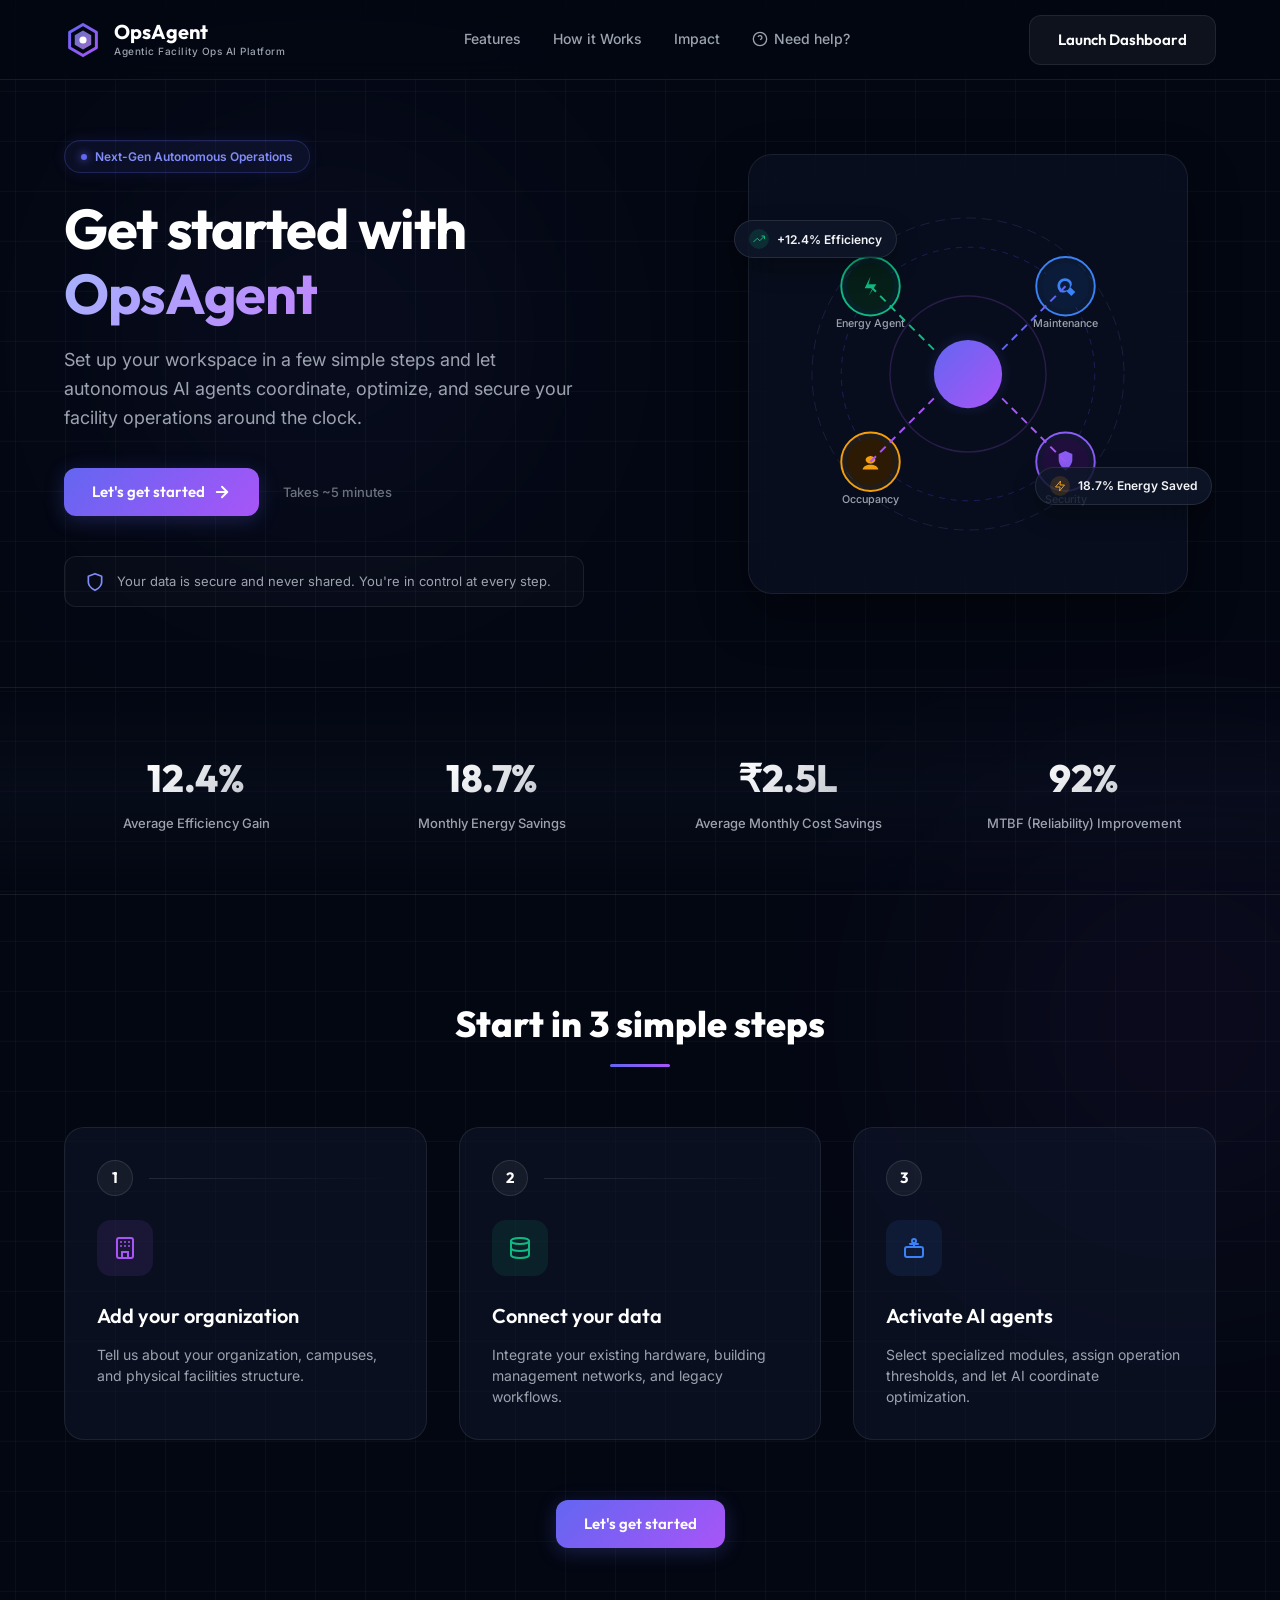
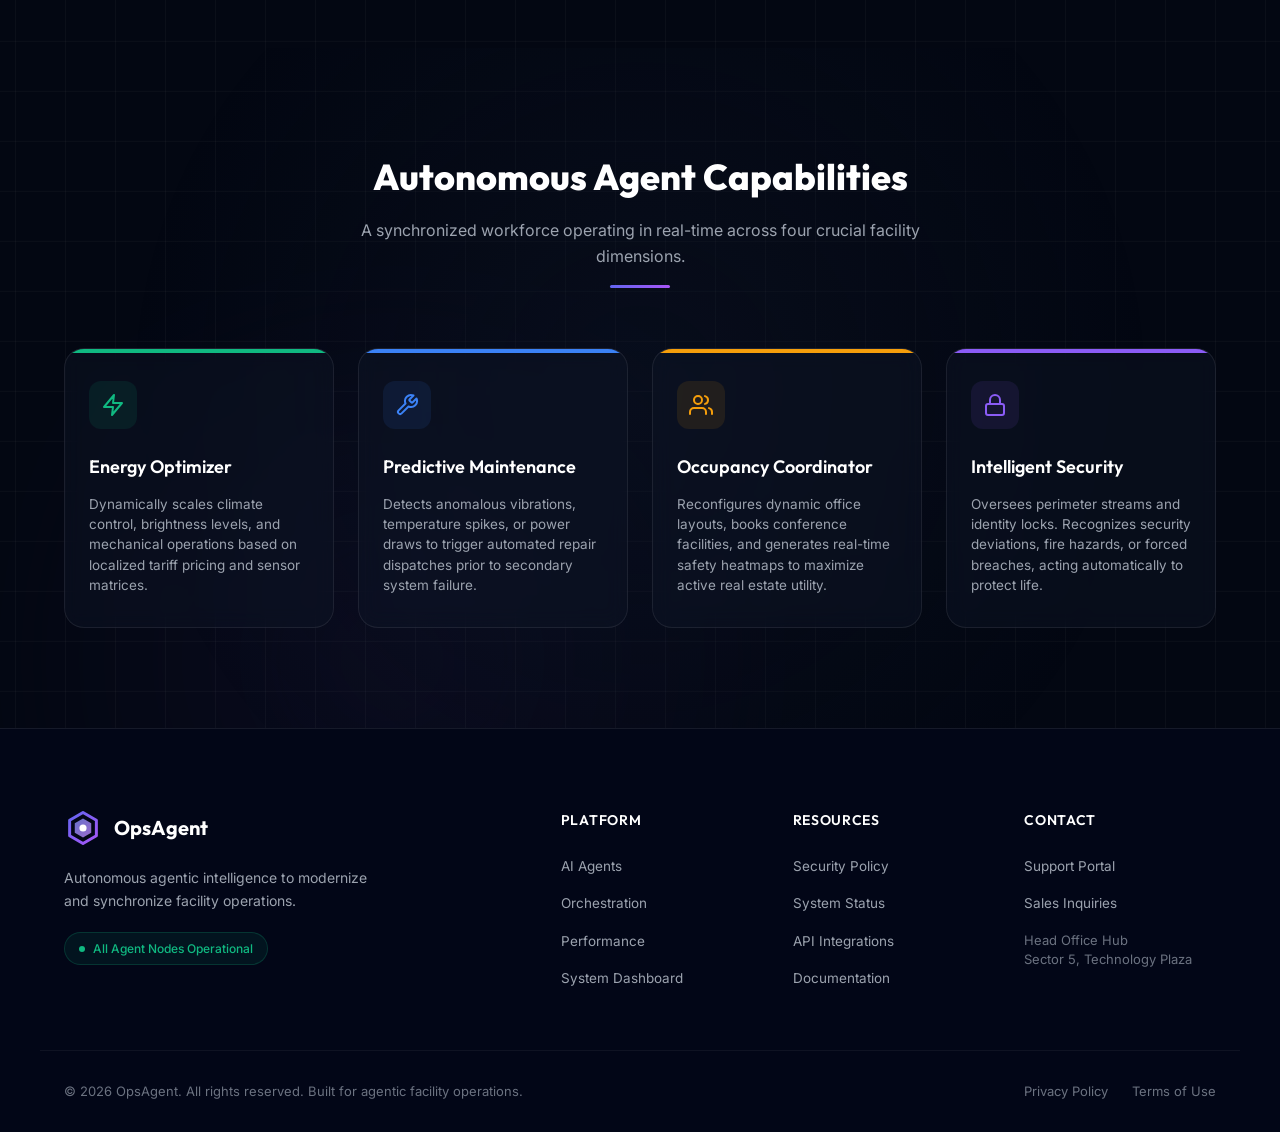
<file: index.html>
<!DOCTYPE html>
<html lang="en">
<head>
    <meta charset="UTF-8">
    <meta name="viewport" content="width=device-width, initial-scale=1.0">
    <title>OpsAgent - Agentic Facility Operations AI Platform</title>
    <!-- Google Fonts -->
    <link rel="preconnect" href="https://fonts.googleapis.com">
    <link rel="preconnect" href="https://fonts.gstatic.com" crossorigin>
    <link href="https://fonts.googleapis.com/css2?family=Inter:wght@300;400;500;600;700&family=Outfit:wght@400;500;600;700;800&display=swap" rel="stylesheet">
    <!-- Main Style Sheet -->
    <link rel="stylesheet" href="style.css">
</head>
<body>
    <!-- Animated background grid and ambient light spots -->
    <div class="bg-glow-spot spot-1"></div>
    <div class="bg-glow-spot spot-2"></div>
    <div class="bg-glow-spot spot-3"></div>
    <div class="bg-grid-overlay"></div>

    <!-- Header Navigation -->
    <header class="header">
        <div class="container header-container">
            <a href="#" class="logo-area">
                <svg class="logo-icon" viewBox="0 0 32 32" fill="none" xmlns="http://www.w3.org/2000/svg">
                    <path d="M16 3L27.2583 9.5V22.5L16 29L4.74167 22.5V9.5L16 3Z" stroke="url(#logo-grad)" stroke-width="2.5" stroke-linejoin="round"/>
                    <path d="M16 8L22.9282 12V20L16 24L9.0718 20V12L16 8Z" fill="url(#logo-grad-inner)" opacity="0.8"/>
                    <circle cx="16" cy="16" r="3" fill="#fff"/>
                    <defs>
                        <linearGradient id="logo-grad" x1="4" y1="3" x2="28" y2="29" gradientUnits="userSpaceOnUse">
                            <stop stop-color="#6366f1"/>
                            <stop offset="1" stop-color="#a855f7"/>
                        </linearGradient>
                        <linearGradient id="logo-grad-inner" x1="9" y1="8" x2="23" y2="24" gradientUnits="userSpaceOnUse">
                            <stop stop-color="#818cf8"/>
                            <stop offset="1" stop-color="#c084fc"/>
                        </linearGradient>
                    </defs>
                </svg>
                <div class="logo-text">
                    <span class="brand-name">OpsAgent</span>
                    <span class="brand-sub">Agentic Facility Ops AI Platform</span>
                </div>
            </a>
            <nav class="nav-menu" id="navMenu">
                <a href="#features" class="nav-link">Features</a>
                <a href="#steps" class="nav-link">How it Works</a>
                <a href="#stats" class="nav-link">Impact</a>
                <a href="#" class="nav-link help-link">
                    <svg width="16" height="16" viewBox="0 0 24 24" fill="none" stroke="currentColor" stroke-width="2"><circle cx="12" cy="12" r="10"/><path d="M9.09 9a3 3 0 0 1 5.83 1c0 2-3 3-3 3"/><line x1="12" y1="17" x2="12.01" y2="17"/></svg>
                    Need help?
                </a>
            </nav>
            <div class="header-cta">
                <a href="dashboard.html" class="btn btn-secondary nav-btn">Launch Dashboard</a>
            </div>
            <button class="menu-toggle" id="menuToggle" aria-label="Toggle Menu">
                <span></span>
                <span></span>
                <span></span>
            </button>
        </div>
    </header>

    <!-- Hero Section -->
    <section class="hero-section">
        <div class="container hero-container">
            <div class="hero-content">
                <div class="badge-glow">
                    <span class="badge-dot"></span>
                    <span>Next-Gen Autonomous Operations</span>
                </div>
                <h1 class="hero-title">
                    Get started with <br><span class="text-gradient">OpsAgent</span>
                </h1>
                <p class="hero-description">
                    Set up your workspace in a few simple steps and let autonomous AI agents coordinate, optimize, and secure your facility operations around the clock.
                </p>
                <div class="hero-actions">
                    <a href="dashboard.html" class="btn btn-primary btn-glow">
                        Let's get started
                        <svg class="btn-arrow" width="18" height="18" viewBox="0 0 24 24" fill="none" stroke="currentColor" stroke-width="2.5" stroke-linecap="round" stroke-linejoin="round">
                            <line x1="5" y1="12" x2="19" y2="12"></line>
                            <polyline points="12 5 19 12 12 19"></polyline>
                        </svg>
                    </a>
                    <span class="action-subtext">Takes ~5 minutes</span>
                </div>
                <!-- Trust Badge -->
                <div class="trust-badge">
                    <svg class="shield-icon" width="20" height="20" viewBox="0 0 24 24" fill="none" stroke="#818cf8" stroke-width="2" stroke-linecap="round" stroke-linejoin="round">
                        <path d="M12 22s8-4 8-10V5l-8-3-8 3v7c0 6 8 10 8 10z"/>
                    </svg>
                    <span>Your data is secure and never shared. You're in control at every step.</span>
                </div>
            </div>
            
            <div class="hero-visual">
                <div class="visual-glass-card">
                    <!-- High-fidelity agent network SVG illustration -->
                    <svg class="agent-network-svg" viewBox="0 0 400 400" fill="none" xmlns="http://www.w3.org/2000/svg">
                        <!-- Connecting Ring Grid -->
                        <circle cx="200" cy="200" r="130" stroke="#4f46e5" stroke-width="1" stroke-dasharray="6 6" opacity="0.3"/>
                        <circle cx="200" cy="200" r="160" stroke="#818cf8" stroke-width="1" stroke-dasharray="10 6" opacity="0.15"/>
                        <circle cx="200" cy="200" r="80" stroke="#a855f7" stroke-width="1.5" opacity="0.2"/>

                        <!-- Central Glow Portal -->
                        <g class="pulse-glow">
                            <circle cx="200" cy="200" r="45" fill="url(#central-portal-glow)" opacity="0.45"/>
                            <circle cx="200" cy="200" r="35" fill="url(#central-grad)" />
                        </g>

                        <!-- Agent Node 1: Energy (Top Left) -->
                        <g class="agent-node node-energy" transform="translate(100, 110)">
                            <circle cx="0" cy="0" r="30" fill="rgba(16, 185, 129, 0.1)" stroke="#10b981" stroke-width="2" class="node-ring"/>
                            <circle cx="0" cy="0" r="24" fill="#061f18" />
                            <!-- Energy Lightning SVG Icon -->
                            <path d="M0 -10 L-6 2 L2 2 L-2 10 L6 -2 L-2 -2 Z" fill="#10b981"/>
                            <text x="0" y="42" text-anchor="middle" fill="#9ca3af" font-size="11" font-family="Inter" font-weight="500">Energy Agent</text>
                        </g>

                        <!-- Agent Node 2: Maintenance (Top Right) -->
                        <g class="agent-node node-maint" transform="translate(300, 110)">
                            <circle cx="0" cy="0" r="30" fill="rgba(59, 130, 246, 0.1)" stroke="#3b82f6" stroke-width="2" class="node-ring"/>
                            <circle cx="0" cy="0" r="24" fill="#0b1c3a" />
                            <!-- Wrench Icon -->
                            <path d="M-6 -6 C-9 -3 -9 2 -6 5 C-4 7 -1 7 1 5 L6 10 L10 6 L5 1 C7 -1 7 -4 5 -6 C2 -9 -3 -9 -6 -6 Z M-4 -4 C-2 -6 1 -6 3 -4 C5 -2 5 1 3 3 C1 5 -2 5 -4 3 C-6 1 -6 -2 -4 -4 Z" fill="#3b82f6"/>
                            <text x="0" y="42" text-anchor="middle" fill="#9ca3af" font-size="11" font-family="Inter" font-weight="500">Maintenance</text>
                        </g>

                        <!-- Agent Node 3: Occupancy (Bottom Left) -->
                        <g class="agent-node node-occupancy" transform="translate(100, 290)">
                            <circle cx="0" cy="0" r="30" fill="rgba(245, 158, 11, 0.1)" stroke="#f59e0b" stroke-width="2" class="node-ring"/>
                            <circle cx="0" cy="0" r="24" fill="#2c1a04" />
                            <!-- People/Occupancy Icon -->
                            <path d="M-5 -2 C-5 -5 -1 -6 0 -6 C1 -6 5 -5 5 -2 C5 1 1 2 0 2 C-1 2 -5 1 -5 -2 Z M0 3 C-4 3 -8 5 -8 8 L8 8 C8 5 4 3 0 3 Z" fill="#f59e0b"/>
                            <text x="0" y="42" text-anchor="middle" fill="#9ca3af" font-size="11" font-family="Inter" font-weight="500">Occupancy</text>
                        </g>

                        <!-- Agent Node 4: Security (Bottom Right) -->
                        <g class="agent-node node-security" transform="translate(300, 290)">
                            <circle cx="0" cy="0" r="30" fill="rgba(139, 92, 246, 0.1)" stroke="#8b5cf6" stroke-width="2" class="node-ring"/>
                            <circle cx="0" cy="0" r="24" fill="#200f3c" />
                            <!-- Shield Icon -->
                            <path d="M-7 -8 L0 -11 L7 -8 V-2 C7 3 2 8 0 9 C-2 8 -7 3 -7 -2 V-8 Z" fill="#8b5cf6"/>
                            <text x="0" y="42" text-anchor="middle" fill="#9ca3af" font-size="11" font-family="Inter" font-weight="500">Security</text>
                        </g>

                        <!-- Animated Data Lines linking nodes to portal -->
                        <path d="M100 110 L165 175" stroke="url(#line-energy)" stroke-width="2" class="connecting-line"/>
                        <path d="M300 110 L235 175" stroke="url(#line-maint)" stroke-width="2" class="connecting-line"/>
                        <path d="M100 290 L165 225" stroke="url(#line-occupancy)" stroke-width="2" class="connecting-line"/>
                        <path d="M300 290 L235 225" stroke="url(#line-security)" stroke-width="2" class="connecting-line"/>

                        <!-- Definitions -->
                        <defs>
                            <radialGradient id="central-portal-glow" cx="50%" cy="50%" r="50%">
                                <stop offset="0%" stop-color="#818cf8" stop-opacity="0.8"/>
                                <stop offset="100%" stop-color="#4f46e5" stop-opacity="0"/>
                            </radialGradient>
                            <linearGradient id="central-grad" x1="165" y1="165" x2="235" y2="235" gradientUnits="userSpaceOnUse">
                                <stop stop-color="#6366f1"/>
                                <stop offset="1" stop-color="#a855f7"/>
                            </linearGradient>
                            
                            <linearGradient id="line-energy" x1="100" y1="110" x2="165" y2="175">
                                <stop stop-color="#10b981"/>
                                <stop offset="1" stop-color="#6366f1"/>
                            </linearGradient>
                            <linearGradient id="line-maint" x1="300" y1="110" x2="235" y2="175">
                                <stop stop-color="#3b82f6"/>
                                <stop offset="1" stop-color="#6366f1"/>
                            </linearGradient>
                            <linearGradient id="line-occupancy" x1="100" y1="290" x2="165" y2="225">
                                <stop stop-color="#f59e0b"/>
                                <stop offset="1" stop-color="#a855f7"/>
                            </linearGradient>
                            <linearGradient id="line-security" x1="300" y1="290" x2="235" y2="225">
                                <stop stop-color="#8b5cf6"/>
                                <stop offset="1" stop-color="#a855f7"/>
                            </linearGradient>
                        </defs>
                    </svg>

                    <!-- Orbiting Nodes overlay -->
                    <div class="visual-badge b-1">
                        <span class="badge-icon green">
                            <svg width="12" height="12" viewBox="0 0 24 24" fill="none" stroke="currentColor" stroke-width="2"><polyline points="23 6 13.5 15.5 8.5 10.5 1 18"/><polyline points="17 6 23 6 23 12"/></svg>
                        </span>
                        <span>+12.4% Efficiency</span>
                    </div>
                    <div class="visual-badge b-2">
                        <span class="badge-icon orange">
                            <svg width="12" height="12" viewBox="0 0 24 24" fill="none" stroke="currentColor" stroke-width="2"><path d="M13 2L3 14h9l-1 8 10-12h-9l1-8z"/></svg>
                        </span>
                        <span>18.7% Energy Saved</span>
                    </div>
                </div>
            </div>
        </div>
    </section>

    <!-- Stats Section -->
    <section class="stats-section" id="stats">
        <div class="container">
            <div class="stats-grid">
                <div class="stat-card">
                    <h3 class="stat-num">12.4%</h3>
                    <p class="stat-lbl">Average Efficiency Gain</p>
                </div>
                <div class="stat-card">
                    <h3 class="stat-num">18.7%</h3>
                    <p class="stat-lbl">Monthly Energy Savings</p>
                </div>
                <div class="stat-card">
                    <h3 class="stat-num">₹2.45L</h3>
                    <p class="stat-lbl">Average Monthly Cost Savings</p>
                </div>
                <div class="stat-card">
                    <h3 class="stat-num">92%</h3>
                    <p class="stat-lbl">MTBF (Reliability) Improvement</p>
                </div>
            </div>
        </div>
    </section>

    <!-- Step Guide Section -->
    <section class="steps-section" id="steps">
        <div class="container">
            <div class="section-header">
                <h2 class="section-title">Start in 3 simple steps</h2>
                <div class="section-title-bar"></div>
            </div>
            
            <div class="steps-grid">
                <!-- Step 1 -->
                <div class="step-card">
                    <div class="step-header-row">
                        <div class="step-num">1</div>
                        <div class="step-line"></div>
                    </div>
                    <div class="step-icon-wrapper purple">
                        <svg class="step-icon" viewBox="0 0 24 24" fill="none" stroke="currentColor" stroke-width="2" stroke-linecap="round" stroke-linejoin="round">
                            <rect x="4" y="2" width="16" height="20" rx="2" ry="2"/>
                            <line x1="9" y1="22" x2="9" y2="16"/>
                            <line x1="15" y1="22" x2="15" y2="16"/>
                            <line x1="9" y1="16" x2="15" y2="16"/>
                            <path d="M8 6h.01M16 6h.01M8 10h.01M16 10h.01M12 6h.01M12 10h.01"/>
                        </svg>
                    </div>
                    <h3 class="step-card-title">Add your organization</h3>
                    <p class="step-card-text">Tell us about your organization, campuses, and physical facilities structure.</p>
                </div>

                <!-- Step 2 -->
                <div class="step-card">
                    <div class="step-header-row">
                        <div class="step-num">2</div>
                        <div class="step-line"></div>
                    </div>
                    <div class="step-icon-wrapper green">
                        <svg class="step-icon" viewBox="0 0 24 24" fill="none" stroke="currentColor" stroke-width="2" stroke-linecap="round" stroke-linejoin="round">
                            <ellipse cx="12" cy="5" rx="9" ry="3"/>
                            <path d="M3 5v14c0 1.66 4 3 9 3s9-1.34 9-3V5"/>
                            <path d="M3 12c0 1.66 4 3 9 3s9-1.34 9-3"/>
                        </svg>
                    </div>
                    <h3 class="step-card-title">Connect your data</h3>
                    <p class="step-card-text">Integrate your existing hardware, building management networks, and legacy workflows.</p>
                </div>

                <!-- Step 3 -->
                <div class="step-card">
                    <div class="step-header-row">
                        <div class="step-num">3</div>
                    </div>
                    <div class="step-icon-wrapper blue">
                        <svg class="step-icon" viewBox="0 0 24 24" fill="none" stroke="currentColor" stroke-width="2" stroke-linecap="round" stroke-linejoin="round">
                            <rect x="3" y="11" width="18" height="10" rx="2"/>
                            <circle cx="12" cy="5" r="2"/>
                            <path d="M12 7v4M8 8h8"/>
                        </svg>
                    </div>
                    <h3 class="step-card-title">Activate AI agents</h3>
                    <p class="step-card-text">Select specialized modules, assign operation thresholds, and let AI coordinate optimization.</p>
                </div>
            </div>
            
            <div class="steps-cta">
                <a href="dashboard.html" class="btn btn-primary btn-glow">Let's get started</a>
            </div>
        </div>
    </section>

    <!-- Features Showcase -->
    <section class="features-section" id="features">
        <div class="container">
            <div class="section-header">
                <h2 class="section-title">Autonomous Agent Capabilities</h2>
                <p class="section-subtitle">A synchronized workforce operating in real-time across four crucial facility dimensions.</p>
                <div class="section-title-bar"></div>
            </div>
            
            <div class="features-grid">
                <!-- Card 1 -->
                <div class="feature-glass-card">
                    <div class="feature-glow-indicator energy"></div>
                    <div class="feature-icon energy">
                        <svg width="24" height="24" viewBox="0 0 24 24" fill="none" stroke="currentColor" stroke-width="2" stroke-linecap="round" stroke-linejoin="round"><polygon points="13 2 3 14 12 14 11 22 21 10 12 10 13 2"/></svg>
                    </div>
                    <h3 class="feature-title">Energy Optimizer</h3>
                    <p class="feature-desc">Dynamically scales climate control, brightness levels, and mechanical operations based on localized tariff pricing and sensor matrices.</p>
                </div>
                <!-- Card 2 -->
                <div class="feature-glass-card">
                    <div class="feature-glow-indicator maintenance"></div>
                    <div class="feature-icon maintenance">
                        <svg width="24" height="24" viewBox="0 0 24 24" fill="none" stroke="currentColor" stroke-width="2" stroke-linecap="round" stroke-linejoin="round"><path d="M14.7 6.3a1 1 0 0 0 0 1.4l1.6 1.6a1 1 0 0 0 1.4 0l3.77-3.77a6 6 0 0 1-7.94 7.94l-6.91 6.91a2.12 2.12 0 0 1-3-3l6.91-6.91a6 6 0 0 1 7.94-7.94l-3.76 3.76z"/></svg>
                    </div>
                    <h3 class="feature-title">Predictive Maintenance</h3>
                    <p class="feature-desc">Detects anomalous vibrations, temperature spikes, or power draws to trigger automated repair dispatches prior to secondary system failure.</p>
                </div>
                <!-- Card 3 -->
                <div class="feature-glass-card">
                    <div class="feature-glow-indicator occupancy"></div>
                    <div class="feature-icon occupancy">
                        <svg width="24" height="24" viewBox="0 0 24 24" fill="none" stroke="currentColor" stroke-width="2" stroke-linecap="round" stroke-linejoin="round"><path d="M17 21v-2a4 4 0 0 0-4-4H5a4 4 0 0 0-4 4v2"/><circle cx="9" cy="7" r="4"/><path d="M23 21v-2a4 4 0 0 0-3-3.87"/><path d="M16 3.13a4 4 0 0 1 0 7.75"/></svg>
                    </div>
                    <h3 class="feature-title">Occupancy Coordinator</h3>
                    <p class="feature-desc">Reconfigures dynamic office layouts, books conference facilities, and generates real-time safety heatmaps to maximize active real estate utility.</p>
                </div>
                <!-- Card 4 -->
                <div class="feature-glass-card">
                    <div class="feature-glow-indicator security"></div>
                    <div class="feature-icon security">
                        <svg width="24" height="24" viewBox="0 0 24 24" fill="none" stroke="currentColor" stroke-width="2" stroke-linecap="round" stroke-linejoin="round"><rect x="3" y="11" width="18" height="11" rx="2" ry="2"/><path d="M7 11V7a5 5 0 0 1 10 0v4"/></svg>
                    </div>
                    <h3 class="feature-title">Intelligent Security</h3>
                    <p class="feature-desc">Oversees perimeter streams and identity locks. Recognizes security deviations, fire hazards, or forced breaches, acting automatically to protect life.</p>
                </div>
            </div>
        </div>
    </section>

    <!-- Footer -->
    <footer class="footer">
        <div class="container footer-container">
            <div class="footer-brand">
                <div class="logo-area">
                    <svg class="logo-icon" viewBox="0 0 32 32" fill="none" xmlns="http://www.w3.org/2000/svg">
                        <path d="M16 3L27.2583 9.5V22.5L16 29L4.74167 22.5V9.5L16 3Z" stroke="url(#logo-grad-f)" stroke-width="2.5" stroke-linejoin="round"/>
                        <path d="M16 8L22.9282 12V20L16 24L9.0718 20V12L16 8Z" fill="url(#logo-grad-f-inner)" opacity="0.8"/>
                        <circle cx="16" cy="16" r="3" fill="#fff"/>
                        <defs>
                            <linearGradient id="logo-grad-f" x1="4" y1="3" x2="28" y2="29" gradientUnits="userSpaceOnUse">
                                <stop stop-color="#6366f1"/>
                                <stop offset="1" stop-color="#a855f7"/>
                            </linearGradient>
                            <linearGradient id="logo-grad-f-inner" x1="9" y1="8" x2="23" y2="24" gradientUnits="userSpaceOnUse">
                                <stop stop-color="#818cf8"/>
                                <stop offset="1" stop-color="#c084fc"/>
                            </linearGradient>
                        </defs>
                    </svg>
                    <span class="logo-text brand-name">OpsAgent</span>
                </div>
                <p class="footer-tagline">Autonomous agentic intelligence to modernize and synchronize facility operations.</p>
                <div class="system-status">
                    <span class="status-dot pulsing"></span>
                    <span>All Agent Nodes Operational</span>
                </div>
            </div>

            <div class="footer-links-group">
                <div class="footer-links-col">
                    <h4>Platform</h4>
                    <a href="#features">AI Agents</a>
                    <a href="#steps">Orchestration</a>
                    <a href="#stats">Performance</a>
                    <a href="dashboard.html">System Dashboard</a>
                </div>
                <div class="footer-links-col">
                    <h4>Resources</h4>
                    <a href="#">Security Policy</a>
                    <a href="#">System Status</a>
                    <a href="#">API Integrations</a>
                    <a href="#">Documentation</a>
                </div>
                <div class="footer-links-col">
                    <h4>Contact</h4>
                    <a href="#">Support Portal</a>
                    <a href="#">Sales Inquiries</a>
                    <span class="footer-address">
                        Head Office Hub<br>
                        Sector 5, Technology Plaza
                    </span>
                </div>
            </div>
        </div>
        <div class="footer-bottom container">
            <p>&copy; 2026 OpsAgent. All rights reserved. Built for agentic facility operations.</p>
            <div class="footer-bottom-links">
                <a href="#">Privacy Policy</a>
                <a href="#">Terms of Use</a>
            </div>
        </div>
    </footer>

    <script src="script.js"></script>
</body>
</html>
</file>
<file: style.css>
/* Custom CSS Design System - OpsAgent Landing Page */

:root {
    /* Color Palette */
    --color-bg-base: #030712;
    --color-bg-surface: rgba(15, 23, 42, 0.6);
    --color-border: rgba(255, 255, 255, 0.08);
    --color-border-glow: rgba(99, 102, 241, 0.25);
    
    --color-primary: #6366f1;
    --color-primary-glow: rgba(99, 102, 241, 0.5);
    --color-secondary: #a855f7;
    
    /* Agent Accent Colors */
    --accent-energy: #10b981;
    --accent-maint: #3b82f6;
    --accent-occupancy: #f59e0b;
    --accent-security: #8b5cf6;

    /* Text Colors */
    --text-main: #f3f4f6;
    --text-muted: #9ca3af;
    --text-dark: #6b7280;
    
    /* Fonts */
    --font-heading: 'Outfit', -apple-system, BlinkMacSystemFont, "Segoe UI", Roboto, sans-serif;
    --font-body: 'Inter', -apple-system, BlinkMacSystemFont, "Segoe UI", Roboto, sans-serif;
    
    /* Layout Variables */
    --container-max-width: 1200px;
    --header-height: 80px;
    --transition-smooth: all 0.4s cubic-bezier(0.16, 1, 0.3, 1);
}

/* Global Reset */
* {
    margin: 0;
    padding: 0;
    box-sizing: border-box;
    scroll-behavior: smooth;
}

body {
    background-color: var(--color-bg-base);
    color: var(--text-main);
    font-family: var(--font-body);
    line-height: 1.6;
    overflow-x: hidden;
    position: relative;
    min-height: 100vh;
}

/* Typography */
h1, h2, h3, h4 {
    font-family: var(--font-heading);
    color: #fff;
    font-weight: 700;
}

a {
    color: inherit;
    text-decoration: none;
}

/* Layout Containers */
.container {
    width: 100%;
    max-width: var(--container-max-width);
    margin: 0 auto;
    padding: 0 24px;
}

/* Background Gradients & Glow Spots */
.bg-glow-spot {
    position: absolute;
    width: 400px;
    height: 400px;
    border-radius: 50%;
    filter: blur(140px);
    opacity: 0.25;
    pointer-events: none;
    z-index: 0;
}

.spot-1 {
    top: 5%;
    left: 10%;
    background: radial-gradient(circle, var(--color-primary) 0%, rgba(99, 102, 241, 0) 70%);
}

.spot-2 {
    top: 30%;
    right: -100px;
    background: radial-gradient(circle, var(--color-secondary) 0%, rgba(168, 85, 247, 0) 70%);
}

.spot-3 {
    bottom: 10%;
    left: 15%;
    background: radial-gradient(circle, var(--accent-security) 0%, rgba(139, 92, 246, 0) 70%);
}

.bg-grid-overlay {
    position: absolute;
    top: 0;
    left: 0;
    right: 0;
    bottom: 0;
    background-image: 
        linear-gradient(rgba(255, 255, 255, 0.03) 1px, transparent 1px),
        linear-gradient(90deg, rgba(255, 255, 255, 0.03) 1px, transparent 1px);
    background-size: 50px 50px;
    background-position: center;
    pointer-events: none;
    z-index: 0;
}

/* Buttons System */
.btn {
    display: inline-flex;
    align-items: center;
    justify-content: center;
    padding: 12px 28px;
    font-family: var(--font-heading);
    font-weight: 600;
    font-size: 15px;
    border-radius: 12px;
    cursor: pointer;
    transition: var(--transition-smooth);
    border: none;
    outline: none;
    gap: 8px;
}

.btn-primary {
    background: linear-gradient(135deg, var(--color-primary) 0%, var(--color-secondary) 100%);
    color: #fff;
    box-shadow: 0 4px 20px rgba(99, 102, 241, 0.25);
}

.btn-primary:hover {
    transform: translateY(-2px);
    box-shadow: 0 8px 30px rgba(99, 102, 241, 0.45);
}

.btn-secondary {
    background: rgba(255, 255, 255, 0.05);
    color: #fff;
    border: 1px solid var(--color-border);
}

.btn-secondary:hover {
    background: rgba(255, 255, 255, 0.1);
    border-color: rgba(255, 255, 255, 0.2);
    transform: translateY(-1px);
}

.btn-glow {
    position: relative;
}

.btn-glow::after {
    content: '';
    position: absolute;
    inset: -2px;
    background: linear-gradient(135deg, var(--color-primary), var(--color-secondary));
    border-radius: 14px;
    z-index: -1;
    opacity: 0;
    transition: var(--transition-smooth);
    filter: blur(8px);
}

.btn-glow:hover::after {
    opacity: 0.6;
}

.btn-arrow {
    transition: transform 0.3s ease;
}

.btn-primary:hover .btn-arrow {
    transform: translateX(4px);
}

/* Header & Navigation */
.header {
    height: var(--header-height);
    display: flex;
    align-items: center;
    position: fixed;
    top: 0;
    left: 0;
    width: 100%;
    z-index: 100;
    background: rgba(3, 7, 18, 0.6);
    backdrop-filter: blur(12px);
    -webkit-backdrop-filter: blur(12px);
    border-bottom: 1px solid var(--color-border);
}

.header-container {
    display: flex;
    justify-content: space-between;
    align-items: center;
    width: 100%;
}

.logo-area {
    display: flex;
    align-items: center;
    gap: 12px;
}

.logo-icon {
    width: 38px;
    height: 38px;
}

.logo-text {
    display: flex;
    flex-direction: column;
}

.brand-name {
    font-family: var(--font-heading);
    font-weight: 700;
    font-size: 20px;
    color: #fff;
    line-height: 1.1;
}

.brand-sub {
    font-size: 10px;
    color: var(--text-muted);
    letter-spacing: 0.05em;
    font-weight: 500;
}

.nav-menu {
    display: flex;
    align-items: center;
    gap: 32px;
}

.nav-link {
    font-size: 14px;
    font-weight: 500;
    color: var(--text-muted);
    transition: var(--transition-smooth);
    display: flex;
    align-items: center;
    gap: 6px;
}

.nav-link:hover {
    color: #fff;
}

.help-link svg {
    stroke: var(--text-muted);
    transition: var(--transition-smooth);
}

.help-link:hover svg {
    stroke: #fff;
    transform: rotate(15deg);
}

/* Hero Section */
.hero-section {
    padding-top: calc(var(--header-height) + 60px);
    padding-bottom: 80px;
    position: relative;
    z-index: 1;
}

.hero-container {
    display: grid;
    grid-template-columns: 1.1fr 0.9fr;
    gap: 48px;
    align-items: center;
}

.badge-glow {
    display: inline-flex;
    align-items: center;
    gap: 8px;
    background: rgba(99, 102, 241, 0.08);
    border: 1px solid var(--color-border-glow);
    padding: 6px 16px;
    border-radius: 20px;
    font-size: 12px;
    font-weight: 600;
    color: #818cf8;
    margin-bottom: 24px;
    box-shadow: 0 0 15px rgba(99, 102, 241, 0.1);
}

.badge-dot {
    width: 6px;
    height: 6px;
    background-color: var(--color-primary);
    border-radius: 50%;
    box-shadow: 0 0 8px var(--color-primary);
}

.hero-title {
    font-size: 56px;
    line-height: 1.15;
    margin-bottom: 20px;
    letter-spacing: -0.02em;
}

.text-gradient {
    background: linear-gradient(135deg, #a5b4fc 0%, #c084fc 100%);
    -webkit-background-clip: text;
    -webkit-text-fill-color: transparent;
}

.hero-description {
    font-size: 18px;
    color: var(--text-muted);
    margin-bottom: 36px;
    max-width: 520px;
    font-weight: 400;
}

.hero-actions {
    display: flex;
    align-items: center;
    gap: 24px;
    margin-bottom: 40px;
}

.action-subtext {
    font-size: 13px;
    color: var(--text-dark);
    font-weight: 500;
}

.trust-badge {
    display: flex;
    align-items: center;
    gap: 12px;
    padding: 14px 20px;
    background: rgba(255, 255, 255, 0.02);
    border: 1px solid var(--color-border);
    border-radius: 12px;
    font-size: 13px;
    color: var(--text-muted);
    max-width: 520px;
}

.shield-icon {
    flex-shrink: 0;
}

/* Hero Visual & Animations */
.hero-visual {
    display: flex;
    justify-content: center;
    position: relative;
}

.visual-glass-card {
    background: rgba(15, 23, 42, 0.45);
    border: 1px solid var(--color-border);
    border-radius: 24px;
    padding: 24px;
    backdrop-filter: blur(20px);
    -webkit-backdrop-filter: blur(20px);
    box-shadow: 0 20px 50px rgba(0, 0, 0, 0.4);
    position: relative;
    width: 100%;
    max-width: 440px;
    aspect-ratio: 1;
    display: flex;
    align-items: center;
    justify-content: center;
}

.agent-network-svg {
    width: 100%;
    height: 100%;
}

/* Pulse animation for portal and nodes */
@keyframes pulseGlow {
    0% { transform: scale(1); opacity: 0.4; }
    50% { transform: scale(1.1); opacity: 0.6; }
    100% { transform: scale(1); opacity: 0.4; }
}

.pulse-glow circle:first-child {
    animation: pulseGlow 4s infinite ease-in-out;
    transform-origin: center;
}

/* Orbiting Badges */
.visual-badge {
    position: absolute;
    display: flex;
    align-items: center;
    gap: 8px;
    background: rgba(15, 23, 42, 0.85);
    border: 1px solid rgba(255, 255, 255, 0.1);
    border-radius: 30px;
    padding: 8px 14px;
    font-size: 12px;
    font-weight: 600;
    box-shadow: 0 10px 25px rgba(0,0,0,0.3);
    pointer-events: none;
}

.visual-badge.b-1 {
    top: 15%;
    left: -15px;
    animation: float1 5s infinite ease-in-out;
}

.visual-badge.b-2 {
    bottom: 20%;
    right: -25px;
    animation: float2 6s infinite ease-in-out;
}

.badge-icon {
    width: 20px;
    height: 20px;
    border-radius: 50%;
    display: flex;
    align-items: center;
    justify-content: center;
}

.badge-icon.green {
    background: rgba(16, 185, 129, 0.15);
    color: var(--accent-energy);
}

.badge-icon.orange {
    background: rgba(245, 158, 11, 0.15);
    color: var(--accent-occupancy);
}

/* Floating Animations */
@keyframes float1 {
    0% { transform: translateY(0px) rotate(0deg); }
    50% { transform: translateY(-8px) rotate(1deg); }
    100% { transform: translateY(0px) rotate(0deg); }
}

@keyframes float2 {
    0% { transform: translateY(0px) rotate(0deg); }
    50% { transform: translateY(10px) rotate(-1deg); }
    100% { transform: translateY(0px) rotate(0deg); }
}

/* Node Rings pulsing hover-glow styling */
.node-ring {
    animation: rotateDash 20s infinite linear;
    transform-origin: center;
}

.agent-node {
    transition: transform 0.3s ease;
}

.agent-node:hover {
    transform: scale(1.15);
    cursor: pointer;
}

.connecting-line {
    stroke-dasharray: 8 6;
    animation: dashFlow 12s infinite linear;
}

@keyframes dashFlow {
    to { stroke-dashoffset: -100; }
}

/* Stats Section */
.stats-section {
    padding: 60px 0;
    background: linear-gradient(180deg, transparent, rgba(15, 23, 42, 0.3) 50%, transparent);
    border-top: 1px solid var(--color-border);
    border-bottom: 1px solid var(--color-border);
    position: relative;
    z-index: 1;
}

.stats-grid {
    display: grid;
    grid-template-columns: repeat(4, 1fr);
    gap: 32px;
}

.stat-card {
    text-align: center;
}

.stat-num {
    font-size: 38px;
    font-weight: 800;
    background: linear-gradient(135deg, #fff 30%, var(--text-muted) 100%);
    -webkit-background-clip: text;
    -webkit-text-fill-color: transparent;
    margin-bottom: 4px;
    letter-spacing: -0.01em;
}

.stat-lbl {
    font-size: 13px;
    color: var(--text-muted);
    font-weight: 500;
}

/* Step Guide Section */
.steps-section {
    padding: 100px 0;
    position: relative;
    z-index: 1;
}

.section-header {
    text-align: center;
    margin-bottom: 60px;
}

.section-title {
    font-size: 36px;
    font-weight: 800;
    margin-bottom: 12px;
}

.section-title-bar {
    width: 60px;
    height: 3px;
    background: linear-gradient(90deg, var(--color-primary), var(--color-secondary));
    margin: 0 auto;
    border-radius: 2px;
}

.section-subtitle {
    color: var(--text-muted);
    font-size: 16px;
    max-width: 600px;
    margin: 0 auto 16px;
}

.steps-grid {
    display: grid;
    grid-template-columns: repeat(3, 1fr);
    gap: 32px;
    margin-bottom: 60px;
}

.step-card {
    background: var(--color-bg-surface);
    border: 1px solid var(--color-border);
    border-radius: 20px;
    padding: 32px;
    transition: var(--transition-smooth);
    position: relative;
    overflow: hidden;
}

.step-card:hover {
    transform: translateY(-8px);
    border-color: var(--color-border-glow);
    box-shadow: 0 12px 30px rgba(99, 102, 241, 0.1);
}

.step-header-row {
    display: flex;
    align-items: center;
    margin-bottom: 24px;
    position: relative;
}

.step-num {
    width: 36px;
    height: 36px;
    border-radius: 50%;
    background: rgba(255, 255, 255, 0.05);
    border: 1px solid rgba(255, 255, 255, 0.1);
    color: #fff;
    display: flex;
    align-items: center;
    justify-content: center;
    font-family: var(--font-heading);
    font-weight: 700;
    font-size: 15px;
}

.step-card:hover .step-num {
    background: var(--color-primary);
    border-color: var(--color-primary);
    box-shadow: 0 0 10px var(--color-primary-glow);
}

.step-line {
    flex-grow: 1;
    height: 1px;
    background: linear-gradient(90deg, rgba(255,255,255,0.1), transparent);
    margin-left: 16px;
}

.step-icon-wrapper {
    width: 56px;
    height: 56px;
    border-radius: 14px;
    display: flex;
    align-items: center;
    justify-content: center;
    margin-bottom: 24px;
}

.step-icon-wrapper.purple {
    background: rgba(168, 85, 247, 0.1);
    color: var(--color-secondary);
}

.step-icon-wrapper.green {
    background: rgba(16, 185, 129, 0.1);
    color: var(--accent-energy);
}

.step-icon-wrapper.blue {
    background: rgba(59, 130, 246, 0.1);
    color: var(--accent-maint);
}

.step-icon {
    width: 24px;
    height: 24px;
}

.step-card-title {
    font-size: 20px;
    margin-bottom: 12px;
    font-weight: 600;
}

.step-card-text {
    font-size: 14px;
    color: var(--text-muted);
    line-height: 1.5;
}

.steps-cta {
    text-align: center;
}

/* Features Section */
.features-section {
    padding: 100px 0;
    background: radial-gradient(circle at center, rgba(15, 23, 42, 0.4) 0%, transparent 70%);
    position: relative;
    z-index: 1;
}

.features-grid {
    display: grid;
    grid-template-columns: repeat(4, 1fr);
    gap: 24px;
}

.feature-glass-card {
    background: rgba(15, 23, 42, 0.4);
    border: 1px solid var(--color-border);
    border-radius: 20px;
    padding: 32px 24px;
    position: relative;
    overflow: hidden;
    transition: var(--transition-smooth);
    backdrop-filter: blur(10px);
    -webkit-backdrop-filter: blur(10px);
}

.feature-glass-card:hover {
    transform: translateY(-5px);
    border-color: rgba(255, 255, 255, 0.15);
    box-shadow: 0 15px 35px rgba(0, 0, 0, 0.3);
}

.feature-glow-indicator {
    position: absolute;
    top: 0;
    left: 0;
    width: 100%;
    height: 4px;
}

.feature-glow-indicator.energy { background: var(--accent-energy); }
.feature-glow-indicator.maintenance { background: var(--accent-maint); }
.feature-glow-indicator.occupancy { background: var(--accent-occupancy); }
.feature-glow-indicator.security { background: var(--accent-security); }

.feature-icon {
    width: 48px;
    height: 48px;
    border-radius: 12px;
    display: flex;
    align-items: center;
    justify-content: center;
    margin-bottom: 24px;
}

.feature-icon.energy { background: rgba(16, 185, 129, 0.1); color: var(--accent-energy); }
.feature-icon.maintenance { background: rgba(59, 130, 246, 0.1); color: var(--accent-maint); }
.feature-icon.occupancy { background: rgba(245, 158, 11, 0.1); color: var(--accent-occupancy); }
.feature-icon.security { background: rgba(139, 92, 246, 0.1); color: var(--accent-security); }

.feature-title {
    font-size: 18px;
    margin-bottom: 12px;
    font-weight: 600;
}

.feature-desc {
    font-size: 13.5px;
    color: var(--text-muted);
    line-height: 1.5;
}

/* Footer Section */
.footer {
    border-top: 1px solid var(--color-border);
    background: #020617;
    padding: 80px 0 30px;
    position: relative;
    z-index: 1;
}

.footer-container {
    display: grid;
    grid-template-columns: 1.2fr 1.8fr;
    gap: 60px;
    margin-bottom: 60px;
}

.footer-brand {
    display: flex;
    flex-direction: column;
    gap: 20px;
}

.footer-tagline {
    color: var(--text-muted);
    font-size: 14px;
    max-width: 320px;
}

.system-status {
    display: inline-flex;
    align-items: center;
    gap: 8px;
    background: rgba(16, 185, 129, 0.08);
    border: 1px solid rgba(16, 185, 129, 0.2);
    padding: 6px 14px;
    border-radius: 30px;
    font-size: 12px;
    font-weight: 500;
    color: var(--accent-energy);
    align-self: flex-start;
}

.status-dot {
    width: 6px;
    height: 6px;
    border-radius: 50%;
    background-color: var(--accent-energy);
}

.pulsing {
    box-shadow: 0 0 0 0 rgba(16, 185, 129, 0.7);
    animation: statusPulse 1.8s infinite cubic-bezier(0.66, 0, 0, 1);
}

@keyframes statusPulse {
    to { box-shadow: 0 0 0 8px rgba(16, 185, 129, 0); }
}

.footer-links-group {
    display: grid;
    grid-template-columns: repeat(3, 1fr);
    gap: 40px;
}

.footer-links-col {
    display: flex;
    flex-direction: column;
    gap: 16px;
}

.footer-links-col h4 {
    font-size: 14px;
    font-weight: 600;
    letter-spacing: 0.05em;
    text-transform: uppercase;
    color: #fff;
    margin-bottom: 8px;
}

.footer-links-col a {
    font-size: 13.5px;
    color: var(--text-muted);
    transition: var(--transition-smooth);
}

.footer-links-col a:hover {
    color: #fff;
    padding-left: 2px;
}

.footer-address {
    font-size: 13px;
    color: var(--text-dark);
    line-height: 1.5;
}

.footer-bottom {
    display: flex;
    justify-content: space-between;
    align-items: center;
    border-top: 1px solid rgba(255,255,255,0.05);
    padding-top: 30px;
    font-size: 13px;
    color: var(--text-dark);
}

.footer-bottom-links {
    display: flex;
    gap: 24px;
}

.footer-bottom-links a:hover {
    color: var(--text-muted);
}

/* Mobile Toggle menu button */
.menu-toggle {
    display: none;
    flex-direction: column;
    gap: 6px;
    background: transparent;
    border: none;
    cursor: pointer;
}

.menu-toggle span {
    width: 24px;
    height: 2px;
    background-color: #fff;
    transition: var(--transition-smooth);
}

/* RESPONSIVE BREAKPOINTS */

/* Tablet (1024px and down) */
@media (max-width: 1024px) {
    .hero-container {
        grid-template-columns: 1fr;
        text-align: center;
        gap: 60px;
    }
    
    .hero-content {
        display: flex;
        flex-direction: column;
        align-items: center;
    }
    
    .hero-description {
        max-width: 600px;
    }
    
    .hero-visual {
        order: -1;
    }

    .stats-grid {
        grid-template-columns: repeat(2, 1fr);
        gap: 24px;
    }

    .steps-grid {
        grid-template-columns: 1fr;
        gap: 24px;
        max-width: 600px;
        margin-left: auto;
        margin-right: auto;
    }
    
    .step-line {
        display: none;
    }

    .features-grid {
        grid-template-columns: repeat(2, 1fr);
        gap: 24px;
    }

    .footer-container {
        grid-template-columns: 1fr;
        gap: 48px;
    }

    .footer-links-group {
        gap: 24px;
    }
}

/* Mobile (768px and down) */
@media (max-width: 768px) {
    :root {
        --header-height: 70px;
    }

    .hero-title {
        font-size: 42px;
    }

    .menu-toggle {
        display: flex;
    }

    .nav-menu {
        position: fixed;
        top: var(--header-height);
        left: 0;
        width: 100%;
        height: calc(100vh - var(--header-height));
        background: #030712;
        flex-direction: column;
        padding: 40px 24px;
        align-items: flex-start;
        gap: 24px;
        transform: translateX(-100%);
        transition: transform 0.4s ease-in-out;
        z-index: 99;
        border-top: 1px solid var(--color-border);
    }

    .nav-menu.active {
        transform: translateX(0);
    }
    
    .header-cta {
        display: none;
    }

    /* Animate menu toggle icon when active */
    .menu-toggle.active span:nth-child(1) {
        transform: translateY(8px) rotate(45deg);
    }
    
    .menu-toggle.active span:nth-child(2) {
        opacity: 0;
    }
    
    .menu-toggle.active span:nth-child(3) {
        transform: translateY(-8px) rotate(-45deg);
    }

    .hero-actions {
        flex-direction: column;
        gap: 16px;
        width: 100%;
    }

    .btn-glow {
        width: 100%;
    }

    .features-grid {
        grid-template-columns: 1fr;
    }

    .footer-links-group {
        grid-template-columns: 1fr;
        gap: 32px;
    }
    
    .footer-bottom {
        flex-direction: column;
        gap: 16px;
        text-align: center;
    }
}
</file>
